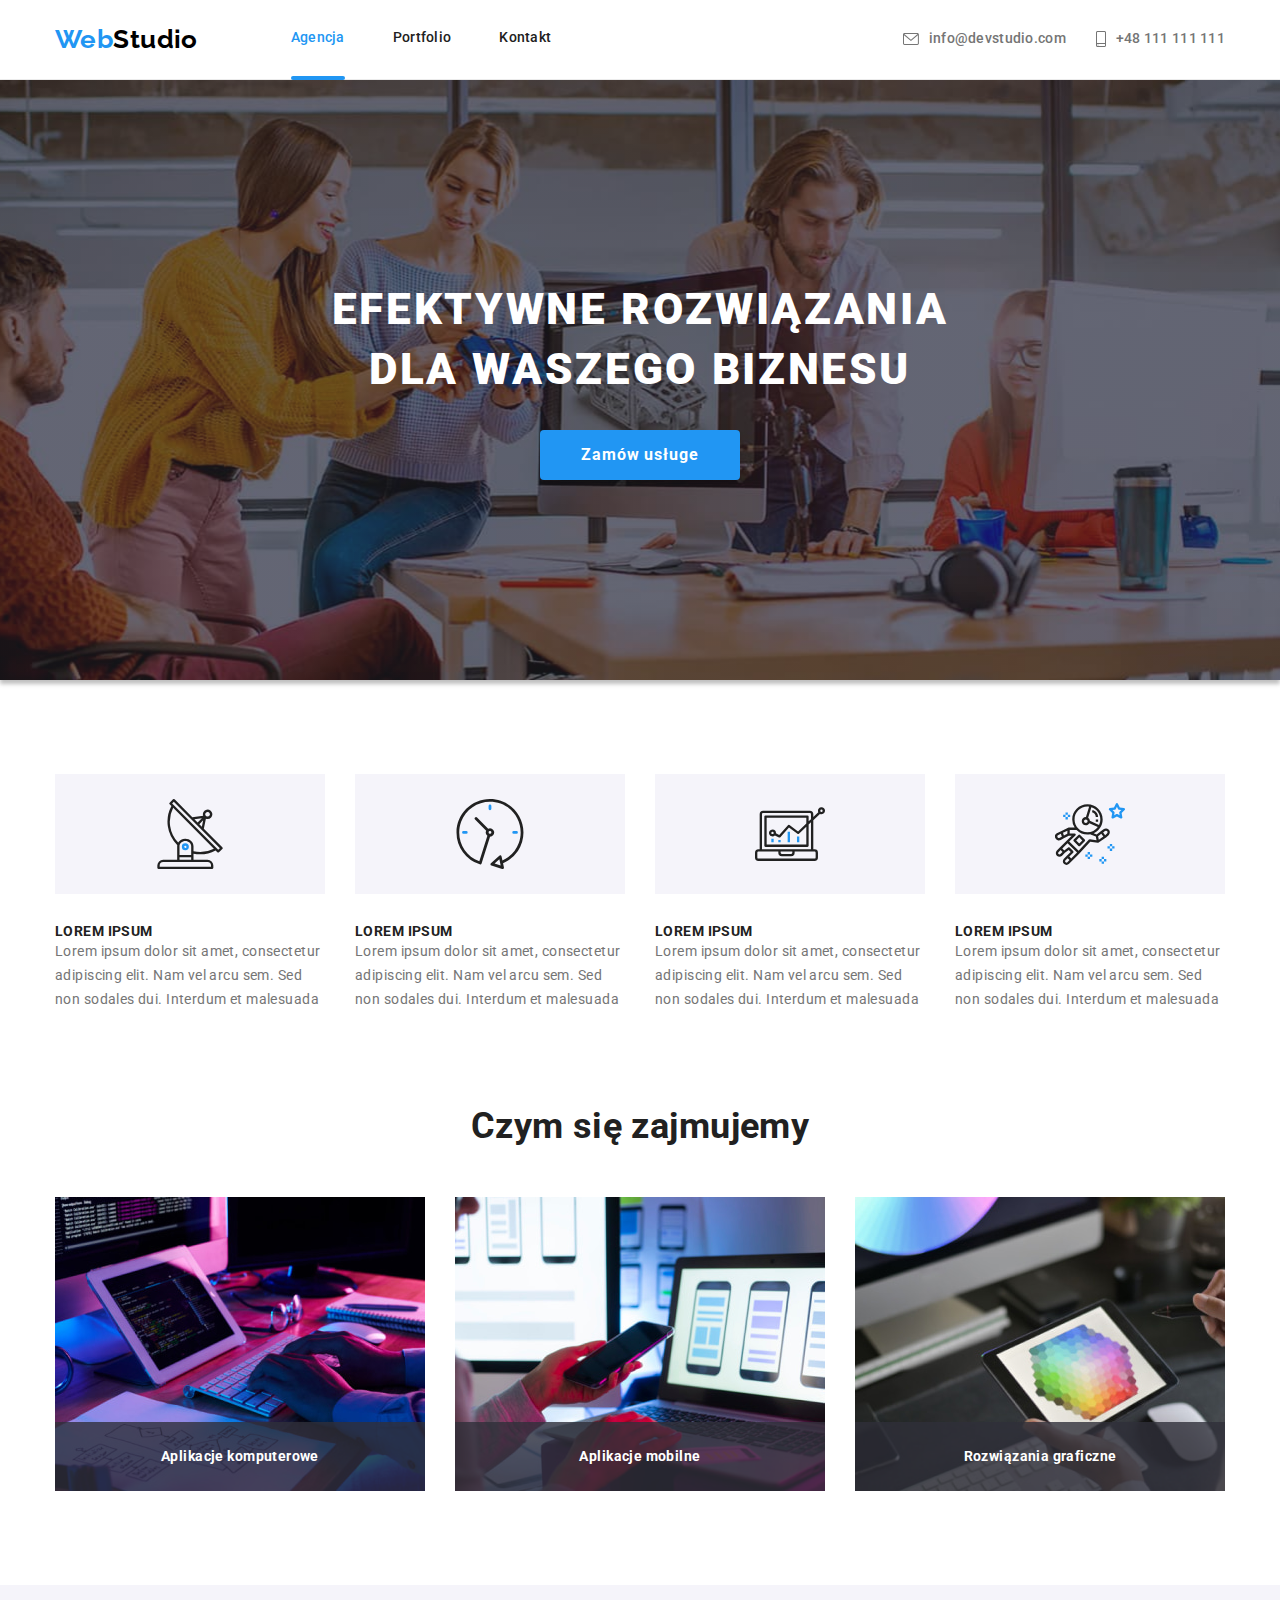
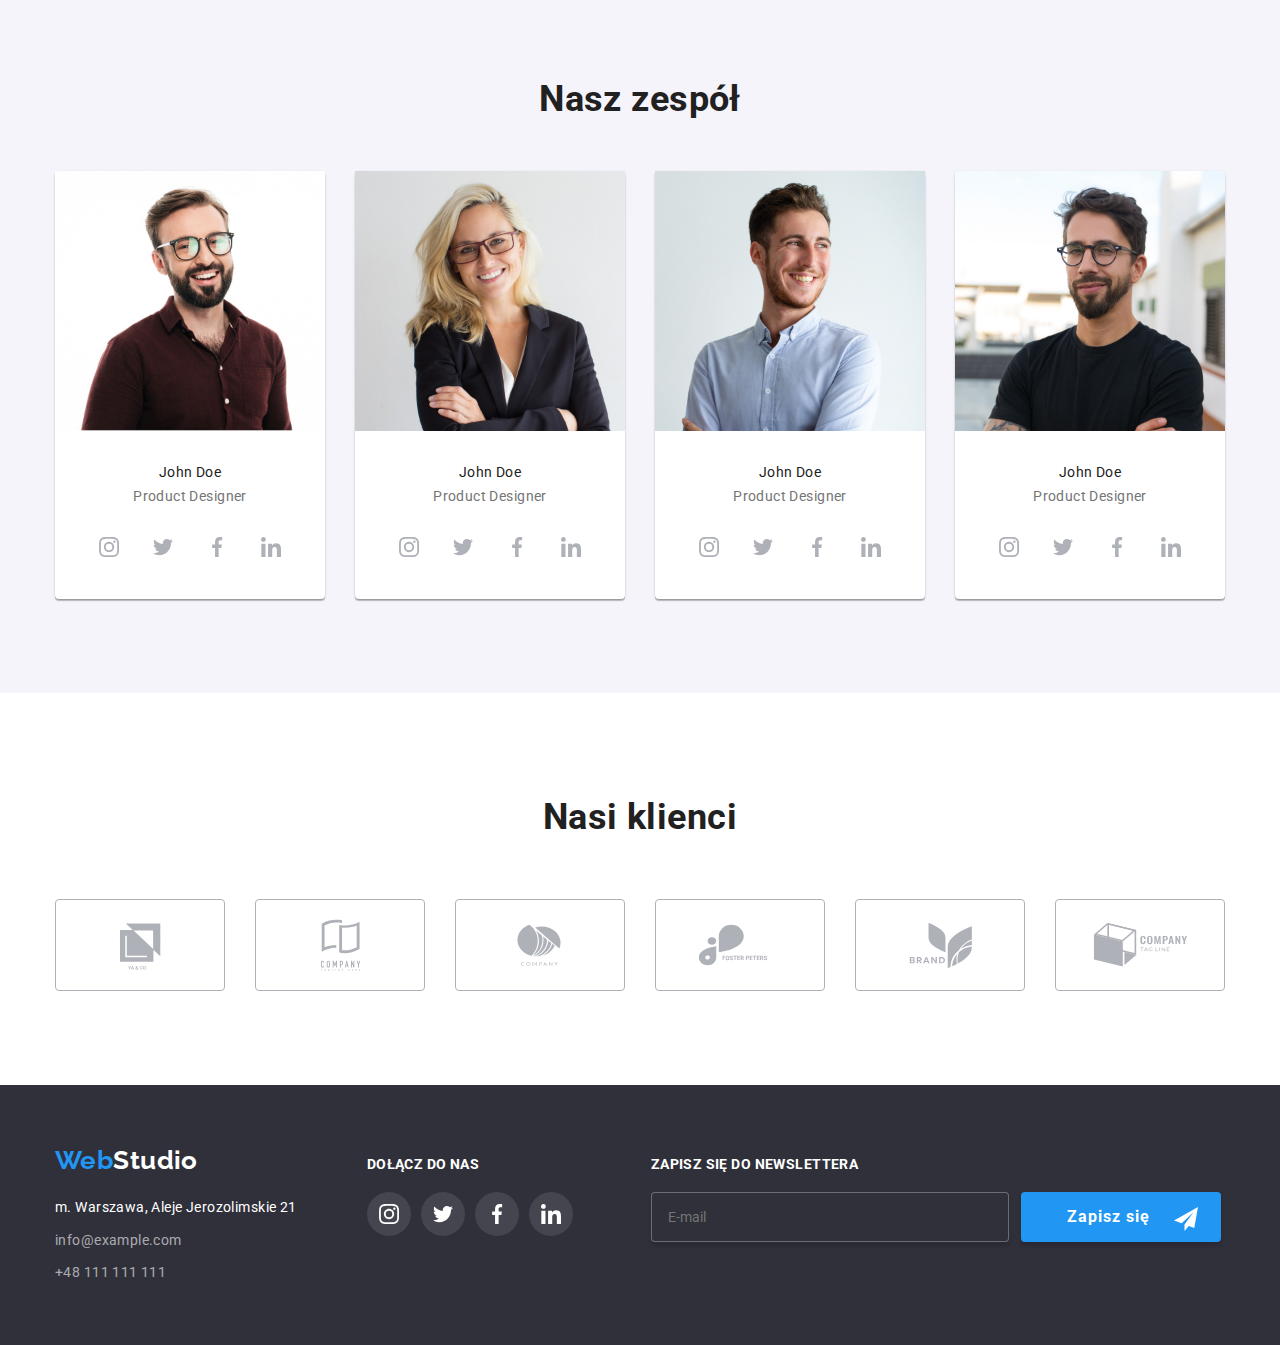
<file: index.html>
<!DOCTYPE html>
<html lang="pl">
  <head>
    <meta charset="UTF-8" />
    <meta http-equiv="X-UA-Compatible" content="IE=edge" />
    <meta name="viewport" content="width=device-width, initial-scale=1.0" />
    <link
      rel="stylesheet"
      href="https://cdnjs.cloudflare.com/ajax/libs/modern-normalize/1.0.0/modern-normalize.min.css"
    />
    <link rel="preconnect" href="https://fonts.googleapis.com" />
    <link rel="preconnect" href="https://fonts.gstatic.com" crossorigin />
    <link
      href="https://fonts.googleapis.com/css2?family=Raleway:wght@700&family=Roboto:wght@400;500;700;900&display=swap"
      rel="stylesheet"
    />
    <link rel="stylesheet" href="css/style.css" />
    <title>Studio</title>
  </head>
  <body>
    <header>
      <div class="container">
        <nav class="navigation">
          <a href="index.html" class="navigation__logo"
            ><span class="logo__blue">Web</span>Studio</a
          >
          <ul class="menu list">
            <li>
              <a href="index.html" class="menu__a menu__a--active">Agencja</a>
            </li>
            <li><a href="portfolio.html" class="menu__a">Portfolio</a></li>
            <li><a href="kontakt.html" class="menu__a">Kontakt</a></li>
          </ul>
        </nav>
        <ul class="contact list">
          <li class="contact__list">
            <a href="mailto:info@devstudio.com" class="contact__a"
              ><svg width="16" height="12" class="contact__svg">
                <use href="images/icons.svg#icon-envelope"></use>
              </svg>
              info@devstudio.com</a
            >
          </li>
          <li>
            <a href="tel:+48111111111" class="contact__a header__phone"
              ><svg width="10" height="16" class="contact__svg">
                <use href="images/icons.svg#icon-smartphone-1"></use>
              </svg>
              +48 111 111 111</a
            >
          </li>
        </ul>
      </div>
    </header>
    <main>
      <section class="main__section section">
        <div class="container">
          <h1 class="main__header">
            EFEKTYWNE ROZWIĄZANIA DLA WASZEGO BIZNESU
          </h1>
          <button type="button" class="order__button" data-modal-open>
            Zamów usługe
          </button>
        </div>
      </section>
      <section class="backdrop is-hidden" data-modal>
        <div class="order__table">
          <button type="button" class="close__button" data-modal-close>
            <svg width="18" height="18" class="close__button_svg">
              <use href="images/icons.svg#icon-close-black-18dp-2-1"></use>
            </svg>
          </button>
          <p class="form__header">Zostaw swoje dane w formularzu poniżej</p>
          <form action="#" class="contact__form">
            <fieldset class="form__area">
              <label for="name" class="form__label">
                Imie
                <input
                  type="text"
                  name="name"
                  class="form__input"
                  id="name"
                  minlength="3"
                  required
                />
                <svg width="12" height="12" class="form__svg">
                  <use href="images/icons.svg#icon-person"></use>
                </svg>
              </label>
              <label for="phone-number" class="form__label">
                Telefon
                <input
                  type="tel"
                  name="number"
                  class="form__input"
                  id="phone-number"
                  required
                />
                <svg width="13" height="13" class="form__svg">
                  <use href="images/icons.svg#icon-phone"></use>
                </svg>
              </label>
              <label for="email-adress" class="form__label">
                Email
                <input
                  type="email"
                  name="email"
                  class="form__input"
                  id="email-adress"
                  required="@"
                />
                <svg width="15" height="12" class="form__svg">
                  <use href="images/icons.svg#icon-mail"></use>
                </svg>
              </label>
              <label for="comment" class="comment">
                Komentarz
                <textarea
                  class="comment__textarea"
                  name="comment"
                  id="comment"
                  placeholder="Wprowadź tekst"
                ></textarea>
              </label>
              <div class="checkbox__area">
                <input
                  type="checkbox"
                  class="checkbox__check"
                  id="terms-check"
                />
                <label for="terms-check" class="checkbox__terms">
                  Oświadczam iż akceptuję
                  <a href="" class="checkbox__link">Regulamin</a> i
                  <a href="" class="checkbox__link"> Politykę Prywatności.</a>
                </label>
                <svg width="11" height="8" class="checkbox__svg">
                  <use href="images/icons.svg#icon-chcek" class="icon"></use>
                </svg>
              </div>
              <button type="submit" class="send__button">Wyślij</button>
            </fieldset>
          </form>
        </div>
      </section>
      <section class="description section section__no_space">
        <div class="container">
          <ul class="list">
            <li>
              <div class="lorem__svg">
                <svg width="70" height="70" class="lorem__svg__element">
                  <use href="images/icons.svg#icon-antenna-1"></use>
                </svg>
              </div>
              <h3 class="description__header">LOREM IPSUM</h3>
              <p class="description__p">
                Lorem ipsum dolor sit amet, consectetur adipiscing elit. Nam vel
                arcu sem. Sed non sodales dui. Interdum et malesuada
              </p>
            </li>
            <li>
              <div class="lorem__svg">
                <svg width="70" height="70" class="lorem__svg__element">
                  <use href="images/icons.svg#icon-clock-1"></use>
                </svg>
              </div>
              <h3 class="description__header">LOREM IPSUM</h3>
              <p class="description__p">
                Lorem ipsum dolor sit amet, consectetur adipiscing elit. Nam vel
                arcu sem. Sed non sodales dui. Interdum et malesuada
              </p>
            </li>
            <li>
              <div class="lorem__svg">
                <svg width="70" height="70" class="lorem__svg__element">
                  <use href="images/icons.svg#icon-diagram-1"></use>
                </svg>
              </div>
              <h3 class="description__header">LOREM IPSUM</h3>
              <p class="description__p">
                Lorem ipsum dolor sit amet, consectetur adipiscing elit. Nam vel
                arcu sem. Sed non sodales dui. Interdum et malesuada
              </p>
            </li>
            <li>
              <div class="lorem__svg">
                <svg width="70" height="70" class="lorem__svg__element">
                  <use href="images/icons.svg#icon-astronaut-1"></use>
                </svg>
              </div>
              <h3 class="description__header">LOREM IPSUM</h3>
              <p class="description__p">
                Lorem ipsum dolor sit amet, consectetur adipiscing elit. Nam vel
                arcu sem. Sed non sodales dui. Interdum et malesuada
              </p>
            </li>
          </ul>
        </div>
      </section>
      <section class="section">
        <div class="container">
          <h2 class="second__header">Czym się zajmujemy</h2>
          <ul class="list we__do">
            <li>
              <div class="we__do__description">Aplikacje komputerowe</div>
              <img
                src="images/code.jpg"
                alt="someone is writing a code"
                width="370"
                height="294"
              />
            </li>
            <li>
              <div class="we__do__description">Aplikacje mobilne</div>
              <img
                src="images/phone.jpg"
                alt="designer"
                width="370"
                height="294"
              />
            </li>
            <li>
              <div class="we__do__description">Rozwiązania graficzne</div>
              <img
                src="images/rgb.jpg"
                alt="an artist with rgb color palette"
                width="370"
                height="294"
              />
            </li>
          </ul>
        </div>
      </section>
      <section class="team section">
        <div class="container">
          <h2 class="second__header">Nasz zespół</h2>
          <ul class="list team__list">
            <li class="team__list__iteam">
              <img
                src="images/johndoe.jpg"
                alt="Our teammate"
                width="270"
                height="260"
              />
              <div class="team__description">
                <p>John Doe</p>
                <p class="team__second__p">Product Designer</p>
                <ul class="list">
                  <li>
                    <a href="" class="team__media__icon">
                      <svg width="20" height="20" class="team__media__svg">
                        <use href="images/icons.svg#icon-instagram-2"></use>
                      </svg>
                    </a>
                  </li>
                  <li>
                    <a href="" class="team__media__icon">
                      <svg width="20" height="20" class="team__media__svg">
                        <use href="images/icons.svg#icon-twitter-1"></use>
                      </svg>
                    </a>
                  </li>
                  <li>
                    <a href="" class="team__media__icon">
                      <svg width="20" height="20" class="team__media__svg">
                        <use href="images/icons.svg#icon-facebook-1"></use>
                      </svg>
                    </a>
                  </li>
                  <li>
                    <a href="#" class="team__media__icon">
                      <svg width="20" height="20" class="team__media__svg">
                        <use href="images/icons.svg#icon-linkedin-1"></use>
                      </svg>
                    </a>
                  </li>
                </ul>
              </div>
            </li>
            <li class="team__list__iteam">
              <img
                src="images/johndoe4.jpg"
                alt="Our teammate"
                width="270"
                height="260"
              />
              <div class="team__description">
                <p>John Doe</p>
                <p class="team__second__p">Product Designer</p>
                <ul class="list">
                  <li>
                    <a href="" class="team__media__icon">
                      <svg width="20" height="20" class="team__media__svg">
                        <use href="images/icons.svg#icon-instagram-2"></use>
                      </svg>
                    </a>
                  </li>
                  <li>
                    <a href="" class="team__media__icon">
                      <svg width="20" height="20" class="team__media__svg">
                        <use href="images/icons.svg#icon-twitter-1"></use>
                      </svg>
                    </a>
                  </li>
                  <li>
                    <a href="" class="team__media__icon">
                      <svg width="20" height="20" class="team__media__svg">
                        <use href="images/icons.svg#icon-facebook-1"></use>
                      </svg>
                    </a>
                  </li>
                  <li>
                    <a href="#" class="team__media__icon">
                      <svg width="20" height="20" class="team__media__svg">
                        <use href="images/icons.svg#icon-linkedin-1"></use>
                      </svg>
                    </a>
                  </li>
                </ul>
              </div>
            </li>
            <li class="team__list__iteam">
              <img
                src="images/johndoe3.jpg"
                alt="Our teammate"
                width="270"
                height="260"
              />
              <div class="team__description">
                <p>John Doe</p>
                <p class="team__second__p">Product Designer</p>
                <ul class="list">
                  <li>
                    <a href="" class="team__media__icon">
                      <svg width="20" height="20" class="team__media__svg">
                        <use href="images/icons.svg#icon-instagram-2"></use>
                      </svg>
                    </a>
                  </li>
                  <li>
                    <a href="" class="team__media__icon">
                      <svg width="20" height="20" class="team__media__svg">
                        <use href="images/icons.svg#icon-twitter-1"></use>
                      </svg>
                    </a>
                  </li>
                  <li>
                    <a href="" class="team__media__icon">
                      <svg width="20" height="20" class="team__media__svg">
                        <use href="images/icons.svg#icon-facebook-1"></use>
                      </svg>
                    </a>
                  </li>
                  <li>
                    <a href="#" class="team__media__icon">
                      <svg width="20" height="20" class="team__media__svg">
                        <use href="images/icons.svg#icon-linkedin-1"></use>
                      </svg>
                    </a>
                  </li>
                </ul>
              </div>
            </li>
            <li class="team__list__iteam">
              <img
                src="images/johndoe2.jpg"
                alt="Our teammate"
                width="270"
                height="260"
              />
              <div class="team__description">
                <p>John Doe</p>
                <p class="team__second__p">Product Designer</p>
                <ul class="list">
                  <li>
                    <a href="" class="team__media__icon">
                      <svg width="20" height="20" class="team__media__svg">
                        <use href="images/icons.svg#icon-instagram-2"></use>
                      </svg>
                    </a>
                  </li>
                  <li>
                    <a href="" class="team__media__icon">
                      <svg width="20" height="20" class="team__media__svg">
                        <use href="images/icons.svg#icon-twitter-1"></use>
                      </svg>
                    </a>
                  </li>
                  <li>
                    <a href="" class="team__media__icon">
                      <svg width="20" height="20" class="team__media__svg">
                        <use href="images/icons.svg#icon-facebook-1"></use>
                      </svg>
                    </a>
                  </li>
                  <li>
                    <a href="#" class="team__media__icon">
                      <svg width="20" height="20" class="team__media__svg">
                        <use href="images/icons.svg#icon-linkedin-1"></use>
                      </svg>
                    </a>
                  </li>
                </ul>
              </div>
            </li>
          </ul>
        </div>
      </section>
    </main>
    <section class="clients__section section">
      <div class="container">
        <h2 class="clients__header">Nasi klienci</h2>
        <ul class="list">
          <li>
            <a class="client__svg" href="">
              <svg class="client__svg__size">
                <use
                  width="106"
                  height="60"
                  x="32"
                  y="16"
                  href="images/icons.svg#icon-Logo-5"
                ></use>
              </svg>
            </a>
          </li>
          <li>
            <a class="client__svg" href="">
              <svg class="client__svg__size">
                <use
                  width="106"
                  height="60"
                  x="32"
                  y="16"
                  href="images/icons.svg#icon-Logo-4"
                ></use>
              </svg>
            </a>
          </li>
          <li>
            <a class="client__svg" href="">
              <svg class="client__svg__size">
                <use
                  width="106"
                  height="60"
                  x="32"
                  y="16"
                  href="images/icons.svg#icon-Logo-3"
                ></use>
              </svg>
            </a>
          </li>
          <li>
            <a class="client__svg" href="">
              <svg class="client__svg__size">
                <use
                  width="106"
                  height="60"
                  x="32"
                  y="16"
                  href="images/icons.svg#icon-Logo-2"
                ></use>
              </svg>
            </a>
          </li>
          <li>
            <a class="client__svg" href="">
              <svg class="client__svg__size">
                <use
                  width="106"
                  height="60"
                  x="32"
                  y="16"
                  href="images/icons.svg#icon-Logo-1"
                ></use>
              </svg>
            </a>
          </li>
          <li>
            <a class="client__svg" href="">
              <svg class="client__svg__size">
                <use
                  width="106"
                  height="60"
                  x="32"
                  y="16"
                  href="images/icons.svg#icon-Logo"
                ></use>
              </svg>
            </a>
          </li>
        </ul>
      </div>
    </section>
    <footer class="footer__section">
      <div class="container">
        <div>
          <a href="" class="footer__logo"
            ><span class="logo__blue">Web</span>Studio</a
          >
          <address class="footer__address">
            m. Warszawa, Aleje Jerozolimskie 21
          </address>
          <ul class="contact list footer__list">
            <li>
              <a href="mailto:info@example.com" class="footer__contact__a"
                >info@example.com</a
              >
            </li>
            <li>
              <a href="tel:+48111111111" class="footer__contact__a"
                >+48 111 111 111</a
              >
            </li>
          </ul>
        </div>
        <div class="footer__media__section">
          <h3 class="footer__font">DOŁĄCZ DO NAS</h3>
          <ul class="list footer__media__list">
            <li class="">
              <a href="" class="footer__media__icon">
                <svg width="20" height="20" class="footer__social__svg">
                  <use href="images/icons.svg#icon-instagram-2"></use>
                </svg>
              </a>
            </li>
            <li class="">
              <a href="" class="footer__media__icon">
                <svg width="20" height="20" class="footer__social__svg">
                  <use href="images/icons.svg#icon-twitter-1"></use>
                </svg>
              </a>
            </li>
            <li class="">
              <a href="" class="footer__media__icon">
                <svg width="20" height="20" class="footer__social__svg">
                  <use href="images/icons.svg#icon-facebook-1"></use>
                </svg>
              </a>
            </li>
            <li class="">
              <a href="" class="footer__media__icon">
                <svg width="20" height="20" class="footer__social__svg">
                  <use href="images/icons.svg#icon-linkedin-1"></use>
                </svg>
              </a>
            </li>
          </ul>
        </div>
        <div class="newsletter__section">
          <p class="footer__font">ZAPISZ SIĘ DO NEWSLETTERA</p>
          <div class="newsletter__mail__section">
            <label for="email-adress-2" class="newsletter__label">
              <input
                type="email"
                name="newsletter-mail"
                placeholder="E-mail"
                id="email-adress-2"
                class="newsletter__input"
              />
            </label>
            <button type="submit" class="newsletter__button">
              <span>Zapisz się</span>
              <svg width="24" height="24" class="newsletter__svg">
                <use href="images/icons.svg#icon-send"></use>
              </svg>
            </button>
          </div>
        </div>
      </div>
    </footer>
    <script src="js/modal.js"></script>
  </body>
</html>
</file>
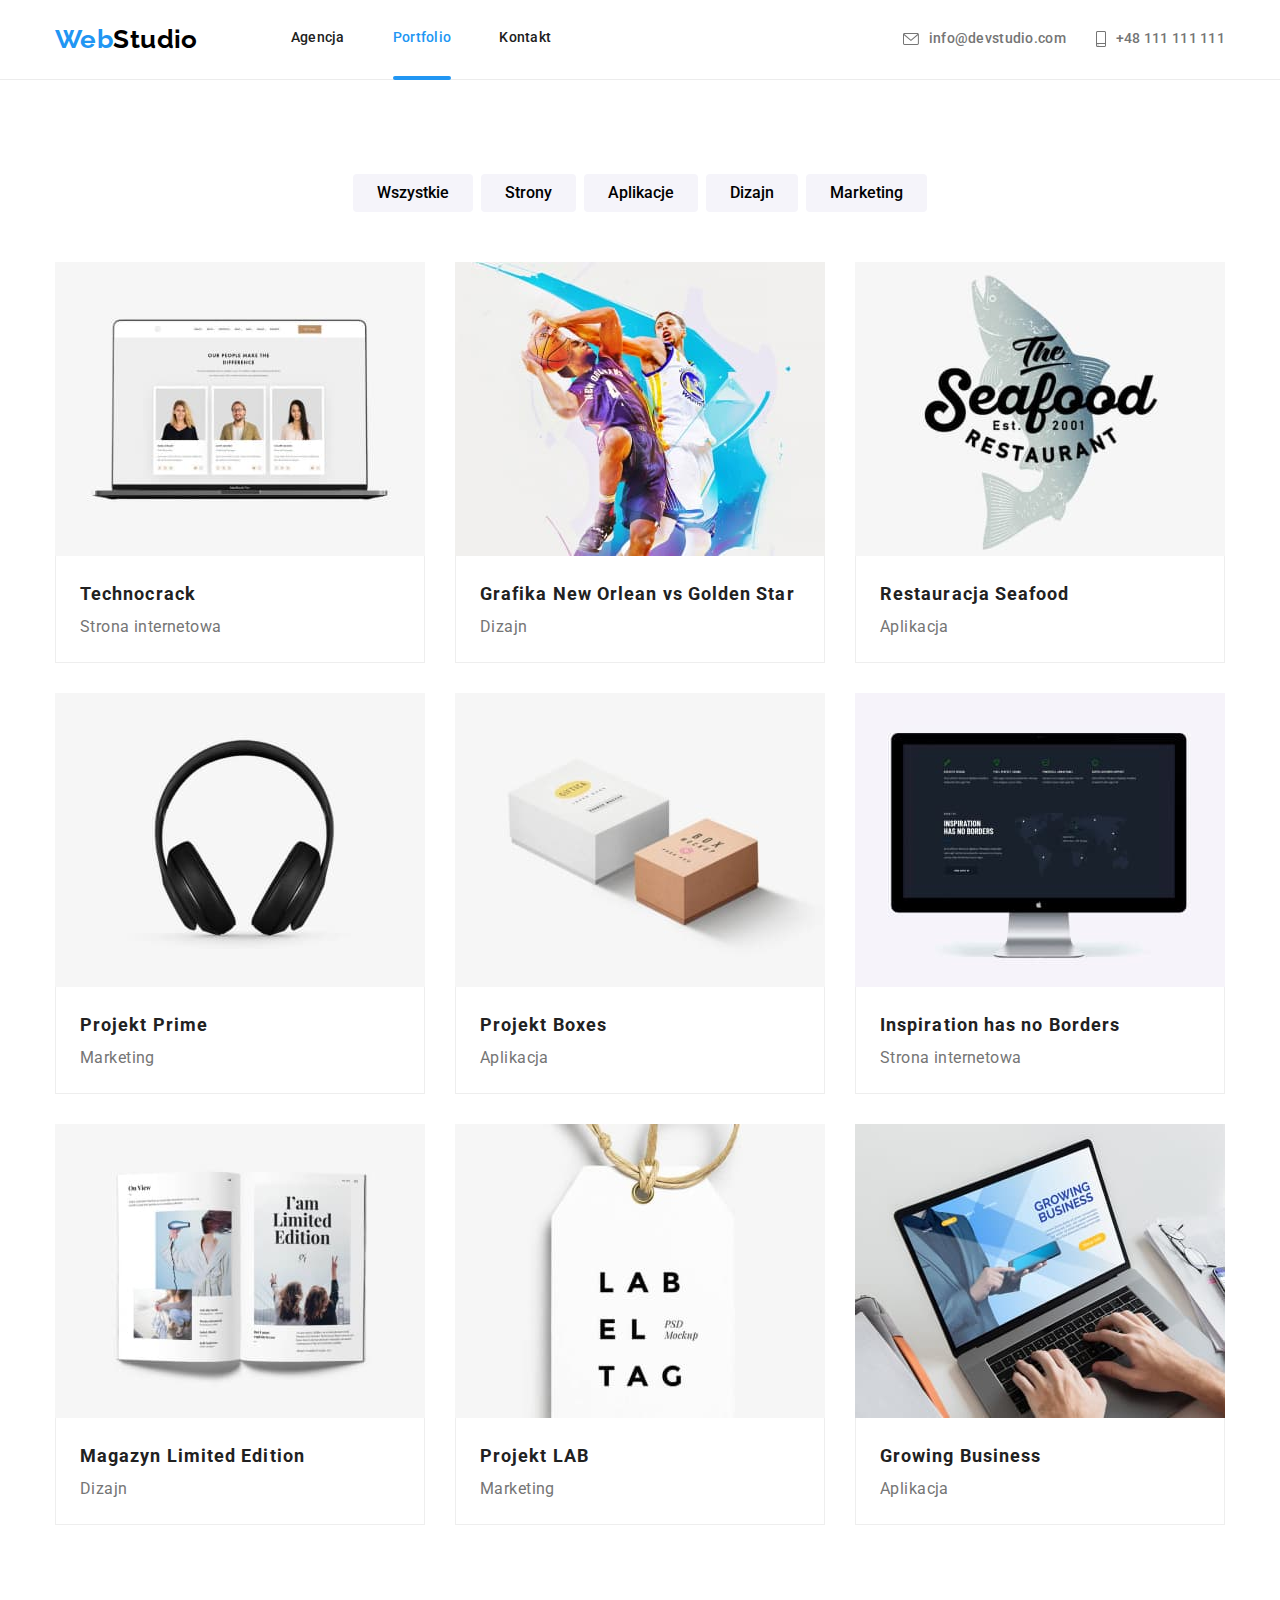
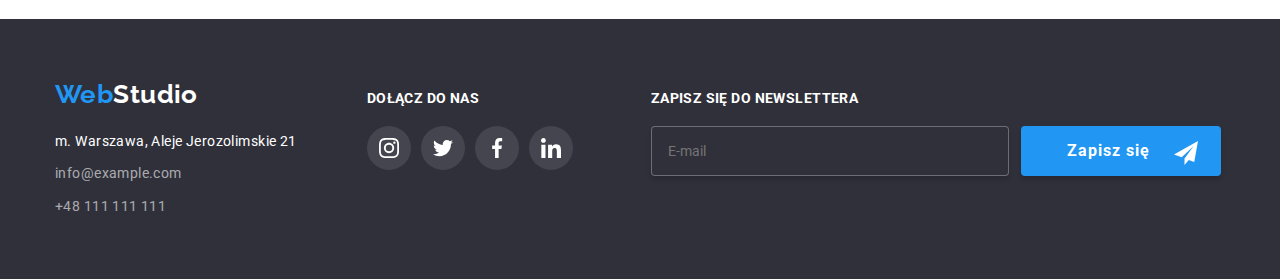
<file: portfolio.html>
<!DOCTYPE html>
<html lang="pl">
  <head>
    <meta charset="UTF-8" />
    <meta http-equiv="X-UA-Compatible" content="IE=edge" />
    <meta name="viewport" content="width=device-width, initial-scale=1.0" />
    <link
      rel="stylesheet"
      href="https://cdnjs.cloudflare.com/ajax/libs/modern-normalize/1.0.0/modern-normalize.min.css"
    />
    <link rel="preconnect" href="https://fonts.googleapis.com" />
    <link rel="preconnect" href="https://fonts.gstatic.com" crossorigin />
    <link rel="preconnect" href="https://fonts.googleapis.com" />
    <link rel="preconnect" href="https://fonts.gstatic.com" crossorigin />
    <link
      href="https://fonts.googleapis.com/css2?family=Raleway:wght@700&family=Roboto:wght@400;500;700;900&display=swap"
      rel="stylesheet"
    />
    <link rel="stylesheet" href="css/style.css" />
    <title>Portfolio</title>
  </head>
  <body>
    <header>
      <div class="container">
        <nav class="navigation">
          <a href="index.html" class="navigation__logo"
            ><span class="logo__blue">Web</span>Studio</a
          >
          <ul class="menu list">
            <li>
              <a href="index.html" class="menu__a">Agencja</a>
            </li>
            <li>
              <a href="portfolio.html" class="menu__a menu__a--active"
                >Portfolio</a
              >
            </li>
            <li><a href="kontakt.html" class="menu__a">Kontakt</a></li>
          </ul>
        </nav>
        <ul class="contact list">
          <li class="contact__list">
            <a href="mailto:info@devstudio.com" class="contact__a"
              ><svg width="16" height="12" class="contact__svg">
                <use href="images/icons.svg#icon-envelope"></use>
              </svg>
              info@devstudio.com</a
            >
          </li>
          <li>
            <a href="tel:+48111111111" class="contact__a header__phone"
              ><svg width="10" height="16" class="contact__svg">
                <use href="images/icons.svg#icon-smartphone-1"></use>
              </svg>
              +48 111 111 111</a
            >
          </li>
        </ul>
      </div>
    </header>
    <main>
      <section class="portfolio section">
        <div class="container">
          <ul class="list portfolio__button__list">
            <li>
              <button type="button" class="portfolio__button">Wszystkie</button>
            </li>
            <li>
              <button type="button" class="portfolio__button">Strony</button>
            </li>
            <li>
              <button type="button" class="portfolio__button">Aplikacje</button>
            </li>
            <li>
              <button type="button" class="portfolio__button">Dizajn</button>
            </li>
            <li>
              <button type="button" class="portfolio__button">Marketing</button>
            </li>
          </ul>
          <ul class="portfolio__list list">
            <li>
              <a href="#" class="portfolio__list__a">
                <div class="overlay">
                  <p>
                    Technocrack jest popularną platformą wykorzystywaną do
                    rozpowszechniania koronawirusa. Firmy wykorzystują tę
                    platformę do celów szpiegowskich i ataków na
                    niezabezpieczone serwery konkurencji
                  </p>
                </div>
                <img
                  src="images/technocrack.jpg"
                  alt="Laptop displays a website"
                  width="370"
                  height="294"
                />
                <div class="portfolio__border">
                  <p class="portfolio__first__p">Technocrack</p>
                  <p class="portfolio__second__p">Strona internetowa</p>
                </div>
              </a>
            </li>
            <li>
              <a href="" class="portfolio__list__a">
                <div class="overlay">
                  <p>
                    Technocrack jest popularną platformą wykorzystywaną do
                    rozpowszechniania koronawirusa. Firmy wykorzystują tę
                    platformę do celów szpiegowskich i ataków na
                    niezabezpieczone serwery konkurencji
                  </p>
                </div>
                <img
                  src="images/basketball.jpg"
                  alt="Two basketball players"
                  width="370"
                  height="294"
                />
                <div class="portfolio__border">
                  <p class="portfolio__first__p">
                    Grafika New Orlean vs Golden Star
                  </p>
                  <p class="portfolio__second__p">Dizajn</p>
                </div>
              </a>
            </li>
            <li>
              <a href="" class="portfolio__list__a">
                <div class="overlay">
                  <p>
                    Technocrack jest popularną platformą wykorzystywaną do
                    rozpowszechniania koronawirusa. Firmy wykorzystują tę
                    platformę do celów szpiegowskich i ataków na
                    niezabezpieczone serwery konkurencji
                  </p>
                </div>
                <img
                  src="images/seafood.jpg"
                  alt="Logo of The Seafood restaurant"
                  width="370"
                  height="294"
                />
                <div class="portfolio__border">
                  <p class="portfolio__first__p">Restauracja Seafood</p>
                  <p class="portfolio__second__p">Aplikacja</p>
                </div>
              </a>
            </li>
            <li>
              <a href="" class="portfolio__list__a">
                <div class="overlay">
                  <p>
                    Technocrack jest popularną platformą wykorzystywaną do
                    rozpowszechniania koronawirusa. Firmy wykorzystują tę
                    platformę do celów szpiegowskich i ataków na
                    niezabezpieczone serwery konkurencji
                  </p>
                </div>
                <img
                  src="images/prime.jpg"
                  alt="Headphone"
                  width="370"
                  height="294"
                />
                <div class="portfolio__border">
                  <p class="portfolio__first__p">Projekt Prime</p>
                  <p class="portfolio__second__p">Marketing</p>
                </div>
              </a>
            </li>
            <li>
              <a href="" class="portfolio__list__a">
                <div class="overlay">
                  <p>
                    Technocrack jest popularną platformą wykorzystywaną do
                    rozpowszechniania koronawirusa. Firmy wykorzystują tę
                    platformę do celów szpiegowskich i ataków na
                    niezabezpieczone serwery konkurencji
                  </p>
                </div>
                <img
                  src="images/boxes.jpg"
                  alt="Boxes"
                  width="370"
                  height="294"
                />
                <div class="portfolio__border">
                  <p class="portfolio__first__p">Projekt Boxes</p>
                  <p class="portfolio__second__p">Aplikacja</p>
                </div>
              </a>
            </li>
            <li>
              <a href="" class="portfolio__list__a">
                <div class="overlay">
                  <p>
                    Technocrack jest popularną platformą wykorzystywaną do
                    rozpowszechniania koronawirusa. Firmy wykorzystują tę
                    platformę do celów szpiegowskich i ataków na
                    niezabezpieczone serwery konkurencji
                  </p>
                </div>
                <img
                  src="images/inspiration.jpg"
                  alt="Laptop displays a website"
                  width="370"
                  height="294"
                />
                <div class="portfolio__border">
                  <p class="portfolio__first__p">Inspiration has no Borders</p>
                  <p class="portfolio__second__p">Strona internetowa</p>
                </div>
              </a>
            </li>
            <li>
              <a href="" class="portfolio__list__a">
                <div class="overlay">
                  <p>
                    Technocrack jest popularną platformą wykorzystywaną do
                    rozpowszechniania koronawirusa. Firmy wykorzystują tę
                    platformę do celów szpiegowskich i ataków na
                    niezabezpieczone serwery konkurencji
                  </p>
                </div>
                <img
                  src="images/magazyn.jpg"
                  alt="Magazyn Limited Edition"
                  width="370"
                  height="294"
                />
                <div class="portfolio__border">
                  <p class="portfolio__first__p">Magazyn Limited Edition</p>
                  <p class="portfolio__second__p">Dizajn</p>
                </div>
              </a>
            </li>
            <li>
              <a href="" class="portfolio__list__a">
                <div class="overlay">
                  <p>
                    Technocrack jest popularną platformą wykorzystywaną do
                    rozpowszechniania koronawirusa. Firmy wykorzystują tę
                    platformę do celów szpiegowskich i ataków na
                    niezabezpieczone serwery konkurencji
                  </p>
                </div>
                <img
                  src="images/lab.jpg"
                  alt="A tag"
                  width="370"
                  height="294"
                />
                <div class="portfolio__border">
                  <p class="portfolio__first__p">Projekt LAB</p>
                  <p class="portfolio__second__p">Marketing</p>
                </div>
              </a>
            </li>
            <li>
              <a href="" class="portfolio__list__a">
                <div class="overlay">
                  <p>
                    Technocrack jest popularną platformą wykorzystywaną do
                    rozpowszechniania koronawirusa. Firmy wykorzystują tę
                    platformę do celów szpiegowskich i ataków na
                    niezabezpieczone serwery konkurencji
                  </p>
                </div>
                <img
                  src="images/business.jpg"
                  alt="Someone is using laptop"
                  width="370"
                  height="294"
                />
                <div class="portfolio__border">
                  <p class="portfolio__first__p">Growing Business</p>
                  <p class="portfolio__second__p">Aplikacja</p>
                </div>
              </a>
            </li>
          </ul>
        </div>
      </section>
    </main>
    <footer class="footer__section">
      <div class="container">
        <div>
          <a href="" class="footer__logo"
            ><span class="logo__blue">Web</span>Studio</a
          >
          <address class="footer__address">
            m. Warszawa, Aleje Jerozolimskie 21
          </address>
          <ul class="contact list footer__list">
            <li>
              <a href="mailto:info@example.com" class="footer__contact__a"
                >info@example.com</a
              >
            </li>
            <li>
              <a href="tel:+48111111111" class="footer__contact__a"
                >+48 111 111 111</a
              >
            </li>
          </ul>
        </div>
        <div class="footer__media__section">
          <h3 class="footer__font">DOŁĄCZ DO NAS</h3>
          <ul class="list footer__media__list">
            <li class="">
              <a href="" class="footer__media__icon">
                <svg width="20" height="20" class="footer__social__svg">
                  <use href="images/icons.svg#icon-instagram-2"></use>
                </svg>
              </a>
            </li>
            <li class="">
              <a href="" class="footer__media__icon">
                <svg width="20" height="20" class="footer__social__svg">
                  <use href="images/icons.svg#icon-twitter-1"></use>
                </svg>
              </a>
            </li>
            <li class="">
              <a href="" class="footer__media__icon">
                <svg width="20" height="20" class="footer__social__svg">
                  <use href="images/icons.svg#icon-facebook-1"></use>
                </svg>
              </a>
            </li>
            <li class="">
              <a href="" class="footer__media__icon">
                <svg width="20" height="20" class="footer__social__svg">
                  <use href="images/icons.svg#icon-linkedin-1"></use>
                </svg>
              </a>
            </li>
          </ul>
        </div>
        <div class="newsletter__section">
          <p class="footer__font">ZAPISZ SIĘ DO NEWSLETTERA</p>
          <div class="newsletter__mail__section">
            <label for="email-adress-2" class="newsletter__label">
              <input
                type="email"
                name="newsletter-mail"
                placeholder="E-mail"
                id="email-adress-2"
                class="newsletter__input"
              />
            </label>
            <button type="submit" class="newsletter__button">
              <span>Zapisz się</span>
              <svg width="24" height="24" class="newsletter__svg">
                <use href="images/icons.svg#icon-send"></use>
              </svg>
            </button>
          </div>
        </div>
      </div>
    </footer>
  </body>
</html>
</file>
<file: css/style.css>
:root {
  --company-color: #2196f3;
  --grey-color: #757575;
  --dark-grey: #212121;
  --section-padding: 94px;
  --icon--color: #afb1b8;
  --header--gradient: linear-gradient(
    to bottom,
    rgba(47, 48, 58, 0.4),
    rgba(47, 48, 58, 0.4)
  );
  --section-bg-color: #2f303a;
}

h1,
h2,
h3,
h4,
h5,
h6,
p,
ul,
button,
fieldset,
textarea,
input {
  margin: 0;
  padding: 0;
}
body {
  font-family: "Roboto", sans-serif;
  color: var(--dark-grey);
  letter-spacing: 0.03em;
  font-size: 14px;
  line-height: 1.71;
}
.list {
  list-style: none;
}
.container {
  max-width: 1200px;
  padding-left: 15px;
  padding-right: 15px;
  margin: 0 auto;
  display: flex;
  align-items: center;
  justify-content: space-between;
  flex-wrap: wrap;
}
img {
  display: block;
  max-width: 100%;
  padding: 0;
  margin: 0;
}
header {
  border-bottom: 1px solid #ececec;
}
.is-hidden {
  visibility: hidden;
  opacity: 0;
  pointer-events: none;
  transition: all 250ms ease-in;
}
.backdrop {
  position: fixed;
  top: 0;
  background-color: #00000033;
  width: 100%;
  height: 100%;
  transition: all 250ms ease-in;
  z-index: 1;
}
/* Form section */
.form__input,
textarea {
  margin-top: 4px;
}
.contact__form {
  display: flex;
  margin: 0 40px;
}
.form__header {
  margin-top: 40px;
  margin-bottom: 12px;
  width: 100%;
  display: flex;
  justify-content: center;
  align-items: center;
  color: var(--dark-grey);
  font-size: 20px;
  font-weight: 700;
  line-height: 1.15;
}
.form__area {
  display: flex;
  flex-direction: column;
  border: none;
  align-items: center;
  width: 448px;
}
.form__input {
  width: 446px;
  height: 40px;
  padding-left: 42px;
  border: 1px solid #21212133;
  border-radius: 4px;
  transition: border 250ms cubic-bezier(0.4, 0, 0.2, 1);
  outline: none;
}
.form__input:active,
.form__input:focus,
.form__input:hover,
.comment__textarea:active,
.comment__textarea:focus,
.comment__textarea:hover {
  border: 1px solid #2196f3;
}
.form__input:active + .form__svg,
.form__input:focus + .form__svg,
.form__input:hover + .form__svg {
  fill: var(--company-color);
}
.comment {
  display: flex;
  flex-direction: column;
  color: var(--grey-color);
}
.comment__textarea {
  display: block;
  padding-left: 18px;
  padding-top: 17px;
  width: 448px;
  height: 120px;
  resize: none;
  overflow: scroll top;
  border: 1px solid #21212133;
  border-radius: 4px;
  outline: none;
  transition: border 250ms cubic-bezier(0.4, 0, 0.2, 1);
}
.comment__textarea::placeholder {
  color: #75757580;
  font-size: 12px;
  letter-spacing: 0.01em;
  font-weight: 400;
}
.form__label {
  margin-bottom: 10px;
  width: 448px;
  font-weight: 400;
  letter-spacing: 0.01em;
  line-height: 1.16;
  font-size: 12px;
  color: var(--grey-color);
}
.send__button {
  width: 200px;
  height: 50px;
  background-color: var(--company-color);
  color: #ffffff;
  border: none;
  border-radius: 4px;
  box-shadow: 0px 4px 4px 0px #00000026;
  font-size: 16px;
  font-weight: 700;
  line-height: 1.87;
  letter-spacing: 0.06em;
  cursor: pointer;
}
.checkbox__area {
  display: inline-flex;
}
.checkbox__link {
  color: var(--company-color);
}
.checkbox__terms {
  margin-top: 20px;
  margin-bottom: 30px;
  line-height: 1.71;
  letter-spacing: 0.03em;
  cursor: pointer;
  font-size: 14px;
}
.checkbox__check {
  appearance: none;
  -webkit-appearance: none;
}
.checkbox__svg {
  position: absolute;
  fill: #ffffff;
  bottom: 118px;
  left: 51px;
}
.checkbox__terms::before {
  width: 16px;
  height: 15px;
  border: 2px solid var(--dark-grey);
  display: block;
  position: absolute;
  bottom: 115px;
  left: 48px;
  content: "";
  border-radius: 2px;
  transition: border 250ms cubic-bezier(0.4, 0, 0.2, 1),
    background-color 250ms cubic-bezier(0.4, 0, 0.2, 1);
}
.checkbox__check:checked + .checkbox__terms::before {
  background-color: var(--company-color);
  border: none;
}
.form__svg {
  position: absolute;
  fill: var(--dark-grey);
  transition: fill 250ms cubic-bezier(0.4, 0, 0.2, 1);
}
.form__label:first-of-type .form__svg {
  top: 107px;
  left: 55px;
}
.form__label:nth-child(2) .form__svg {
  top: 174px;
  left: 54.3px;
}
.form__label:nth-child(3) .form__svg {
  top: 243px;
  left: 53.5px;
}
/* End of form section */
.order__table {
  position: absolute;
  width: 528px;
  height: 581px;
  background-color: #ffffff;
  border-radius: 4px;
  top: 50%;
  left: 50%;
  transform: translate(-50%, -50%);
  box-shadow: 0px 2px 1px 0px #00000033, 0px 1px 1px 0px #00000024,
    0px 1px 3px 0px #0000001f;
}
.close__button_svg {
  position: absolute;
  top: 5px;
  right: 5px;
}
.close__button {
  position: absolute;
  top: 8px;
  right: 8px;
  background-color: #ffffff;
  border: 1px solid #0000001a;
  border-radius: 50%;
  width: 30px;
  height: 30px;
  cursor: pointer;
}
/* Menu&footer */
.navigation {
  display: flex;
  align-items: center;
}
.menu {
  display: flex;
}
.contact {
  display: flex;
}
.menu__a {
  color: inherit;
  text-decoration: none;
  line-height: 1.14;
  letter-spacing: 0.02em;
  font-weight: 500;
  transition: color 250ms cubic-bezier(0.4, 0, 0.2, 1);
}
.menu__a:hover,
.menu__a:focus {
  color: var(--company-color);
}
.menu__a--active {
  color: var(--company-color);
}
.menu__a--active::after {
  content: "";
  display: block;
  transform: translateY(27px);
  width: 100%;
  height: 4px;
  background-color: var(--company-color);
  border-radius: 2px;
}
.menu li:nth-child(2) {
  margin: 0 48px;
}
.navigation__logo {
  text-decoration: none;
  font-family: "Raleway";
  font-weight: 700;
  font-size: 26px;
  line-height: 1.19;
  color: #000000;
  margin-right: 93px;
  padding: 24px 0;
}
.logo__blue {
  color: var(--company-color);
}
.footer__logo {
  display: block;
  color: #ffffff;
  text-decoration: none;
  font-family: "Raleway";
  font-weight: 700;
  font-size: 26px;
  line-height: 1.19;
  margin-bottom: 20px;
}
.contact__a {
  text-decoration: none;
  font-weight: 500;
  line-height: 1.14;
  letter-spacing: 0.02em;
  color: var(--grey-color);
  display: flex;
  justify-content: center;
  align-items: center;
  fill: var(--grey-color);
  transition: color 250ms cubic-bezier(0.4, 0, 0.2, 1),
    fill 250ms cubic-bezier(0.4, 0, 0.2, 1);
}
.contact__a:hover,
.contact__a:focus {
  color: var(--company-color);
  fill: var(--company-color);
}
.header__phone {
  margin-left: 30px;
}
.contact__list {
  display: flex;
}
.footer__section {
  background-color: var(--section-bg-color);
  color: #ffffff;
  padding: 60px 0;
}
.footer__section .container {
  flex-direction: row;
  justify-content: flex-start;
  max-width: 1200px;
}
.footer__list {
  flex-direction: column;
  justify-content: start;
}
.footer__contact__a {
  text-decoration: none;
  color: #ffffff99;
  transition: color 250ms cubic-bezier(0.4, 0, 0.2, 1);
}
.footer__contact__a:hover,
.footer__contact__a:focus {
  color: var(--company-color);
}
.footer__list li:first-child {
  padding: 9px 0;
}
footer .container {
  flex-direction: column;
  align-items: baseline;
}
.footer__address {
  font-weight: 400;
  font-style: inherit;
}
.newsletter__section {
  display: flex;
  flex-direction: column;
  margin-left: 78px;
  width: 570px;
}
.newsletter__input {
  width: 358px;
  height: 50px;
  background-color: var(--section-bg-color);
  border: 1px solid #ffffff4d;
  border-radius: 4px;
  color: #ffffff4d;
  padding-left: 16px;
  box-shadow: 0px 4px 4px 0px #00000026;
}
.newsletter__button {
  position: relative;
  width: 200px;
  height: 50px;
  background-color: var(--company-color);
  border: none;
  border-radius: 4px;
  color: #ffffff;
  letter-spacing: 0.06em;
  font-weight: 700;
  line-height: 1.87;
  margin-left: 12px;
  font-size: 16px;
  box-shadow: 0px 4px 4px 0px #00000026;
  cursor: pointer;
}
.newsletter__button span {
  margin-right: 24px;
}
.newsletter__svg {
  width: 24px;
  height: 24px;
  position: absolute;
  fill: #ffffff;
  margin-top: 5px;
}
.newsletter__mail__section {
  display: flex;
}
/* agencja */
.main__section {
  text-align: center;
  background-image: var(--header--gradient),
    url("../images/background-header.jpg");
  background-color: #2f303a66;
  background-size: 1600px;
  background-position: center;
  background-repeat: no-repeat;
  height: 600px;
  max-width: 1600px;
  margin: 0 auto;
  box-shadow: 0px 4px 4px 0px #00000040;
}
.section {
  padding-top: var(--section-padding);
  padding-bottom: var(--section-padding);
}
.main__header {
  font-weight: 900;
  font-size: 44px;
  line-height: 1.36;
  letter-spacing: 0.06em;
  max-width: 694px;
  height: 120px;
  margin: 0 auto;
  margin-bottom: 30px;
  color: #ffffff;
  text-align: center;
}
.main__section .container {
  flex-direction: column;
  margin-top: calc(200px - var(--section-padding));
  margin-bottom: calc(200px - var(--section-padding));
}
.order__button {
  background-color: var(--company-color);
  color: #ffffff;
  font-weight: 700;
  font-size: 16px;
  line-height: 1.87;
  letter-spacing: 0.06em;
  border: 0;
  border-radius: 4px;
  cursor: pointer;
  font-family: "Roboto", sans-serif;
  width: 200px;
  height: 50px;
  box-shadow: 0px 4px 4px 0px #00000026;
}
.description ul {
  display: flex;
  gap: 30px;
}
.description li {
  width: 270px;
}
.section__no_space {
  padding-bottom: 0px;
}
.description__header {
  font-size: 14px;
  font-weight: 700;
  line-height: 1.14;
  letter-spacing: 0.03em;
}
.description__p {
  color: var(--grey-color);
}
.we__do {
  position: relative;
  display: flex;
  gap: 30px;
}
.we__do__description {
  position: absolute;
  bottom: 0;
  background-color: #2f303acc;
  color: #ffffff;
  width: 370px;
  text-align: center;
  font-weight: 700;
  padding: 27px 0;
  line-height: 1.14;
}
.second__header {
  font-weight: 700;
  font-size: 36px;
  line-height: 1.16;
  margin: 0 auto;
  margin-bottom: 50px;
}
.team {
  background-color: #f5f4fa;
}
.team__list {
  display: flex;
  margin: 0 auto;
  gap: 30px;
}
.team__list__iteam {
  width: 270px;
  background-color: #ffffff;
  margin: 0 auto;
  border-radius: 4px;
  box-shadow: 0px 2px 1px 0px #00000033, 0px 1px 1px 0px #00000024,
    0px 1px 3px 0px #0000001f;
}
.team__description {
  text-align: center;
  justify-content: center;
  padding: 30px 0;
}
.team__description ul {
  display: flex;
  justify-content: center;
  gap: 10px;
  margin-top: 16px;
}
.team__second__p {
  color: var(--grey-color);
  font-weight: 400;
}
.clients__section ul {
  display: flex;
  gap: 30px;
}
.clients__header {
  margin: 0 auto;
  font-size: 36px;
  margin-bottom: 50px;
  font-weight: 700;
}
/* portfolio */
.portfolio .container {
  flex-direction: column;
}
.portfolio__button__list {
  display: inline-flex;
  gap: 8px;
  margin-bottom: 50px;
}
.portfolio__list {
  display: inline-flex;
  flex-wrap: wrap;
  gap: 30px;
}
.portfolio__button {
  background-color: #f5f4fa;
  font-weight: 500;
  font-size: 16px;
  line-height: 1.62;
  border: 0;
  text-align: center;
  cursor: pointer;
  font-family: "Roboto", sans-serif;
  border-radius: 4px;
  padding: 6px 24px;
  transition: background-color 250ms cubic-bezier(0.4, 0, 0.2, 1),
    color 250ms cubic-bezier(0.4, 0, 0.2, 1),
    box-shadow 250ms cubic-bezier(0.4, 0, 0.2, 1);
}
.portfolio__button:hover,
.portfolio__button:focus {
  background-color: var(--company-color);
  color: #ffffff;
  box-shadow: 0px 2px 2px 0px #0000001f;
  box-shadow: 0px 1px 2px 0px #00000014;
  box-shadow: 0px 3px 1px 0px #0000001a;
}
.portfolio__list__a {
  position: relative;
  display: flex;
  flex-direction: column;
  text-decoration: none;
  color: inherit;
  overflow: hidden;
  transition: box-shadow 250ms cubic-bezier(0.4, 0, 0.2, 1);
}
.portfolio__list__a:hover,
.portfolio__list__a:focus {
  box-shadow: 0px 1px 1px rgba(0, 0, 0, 0.12), 0px 4px 4px rgba(0, 0, 0, 0.06),
    1px 4px 6px rgba(0, 0, 0, 0.16);
}
.overlay {
  position: absolute;
  top: -1;
  left: -1;
  background-color: #2196f3e5;
  width: 100%;
  height: 294px;
  transform: translateY(100%);
  transition: transform 250ms cubic-bezier(0.4, 0, 0.2, 1);
}
.portfolio__list__a:hover .overlay,
.portfolio__list__a:focus .overlay {
  transform: translateY(0);
}
.overlay > p {
  font-weight: 400;
  line-height: 1.55;
  letter-spacing: 0.03em;
  font-size: 18px;
  color: #ffffff;
  margin: 49px 45px 49px 24px;
}
.portfolio__border {
  border: 1px solid #eeeeee;
  border-top: 0px;
  background-color: #ffffff;
  z-index: 1;
}
.portfolio__first__p {
  font-weight: 700;
  font-size: 18px;
  line-height: 2;
  letter-spacing: 0.06em;
  padding-top: 20px;
  padding-left: 24px;
}
.portfolio__second__p {
  color: var(--grey-color);
  font-size: 16px;
  line-height: 1.87;
  padding-bottom: 20px;
  padding-left: 24px;
}
/* SVG section */
.lorem__svg {
  display: flex;
  width: 270px;
  height: 120px;
  background-color: #f5f4fa;
  margin-bottom: 30px;
}
.client__svg {
  width: 170px;
  height: 92px;
  border: 1px solid #afb1b8;
  border-radius: 4px;
  display: block;
  fill: var(--icon--color);
  transition: fill 250ms cubic-bezier(0.4, 0, 0.2, 1),
    border-color 250ms cubic-bezier(0.4, 0, 0.2, 1);
}
.client__svg:hover,
.client__svg:focus {
  fill: var(--company-color);
  border-color: var(--company-color);
}
.client__svg__size {
  width: inherit;
  height: inherit;
}
.team__media__icon {
  width: 44px;
  height: 44px;
  background-color: #ffffff;
  display: flex;
  border-radius: 50%;
  fill: #afb1b8;
  transition: fill 250ms cubic-bezier(0.4, 0, 0.2, 1),
    background-color 250ms cubic-bezier(0.4, 0, 0.2, 1);
}
.team__media__icon:hover,
.team__media__icon:focus {
  background-color: var(--company-color);
  fill: #ffffff;
  cursor: pointer;
}
.footer__media__section {
  margin-left: 70px;
}
.footer__font {
  font-size: 14px;
  margin-bottom: 20px;
  line-height: 1.13em;
  font-weight: 700;
}
.footer__media__list {
  display: flex;
  gap: 10px;
}
.lorem__svg__element {
  margin: auto;
}
.team__media__svg {
  margin: auto;
}
.footer__media__icon {
  width: 44px;
  height: 44px;
  background-color: #ffffff1a;
  display: flex;
  border-radius: 50%;
  fill: #afb1b8;
  transition: background-color 250ms cubic-bezier(0.4, 0, 0.2, 1);
}
.footer__media__icon:hover,
.footer__media__icon:focus {
  background-color: var(--company-color);
  cursor: pointer;
}
.footer__social__svg {
  margin: auto;
  fill: #ffffff;
}
.contact__svg {
  margin-right: 10px;
}
</file>
